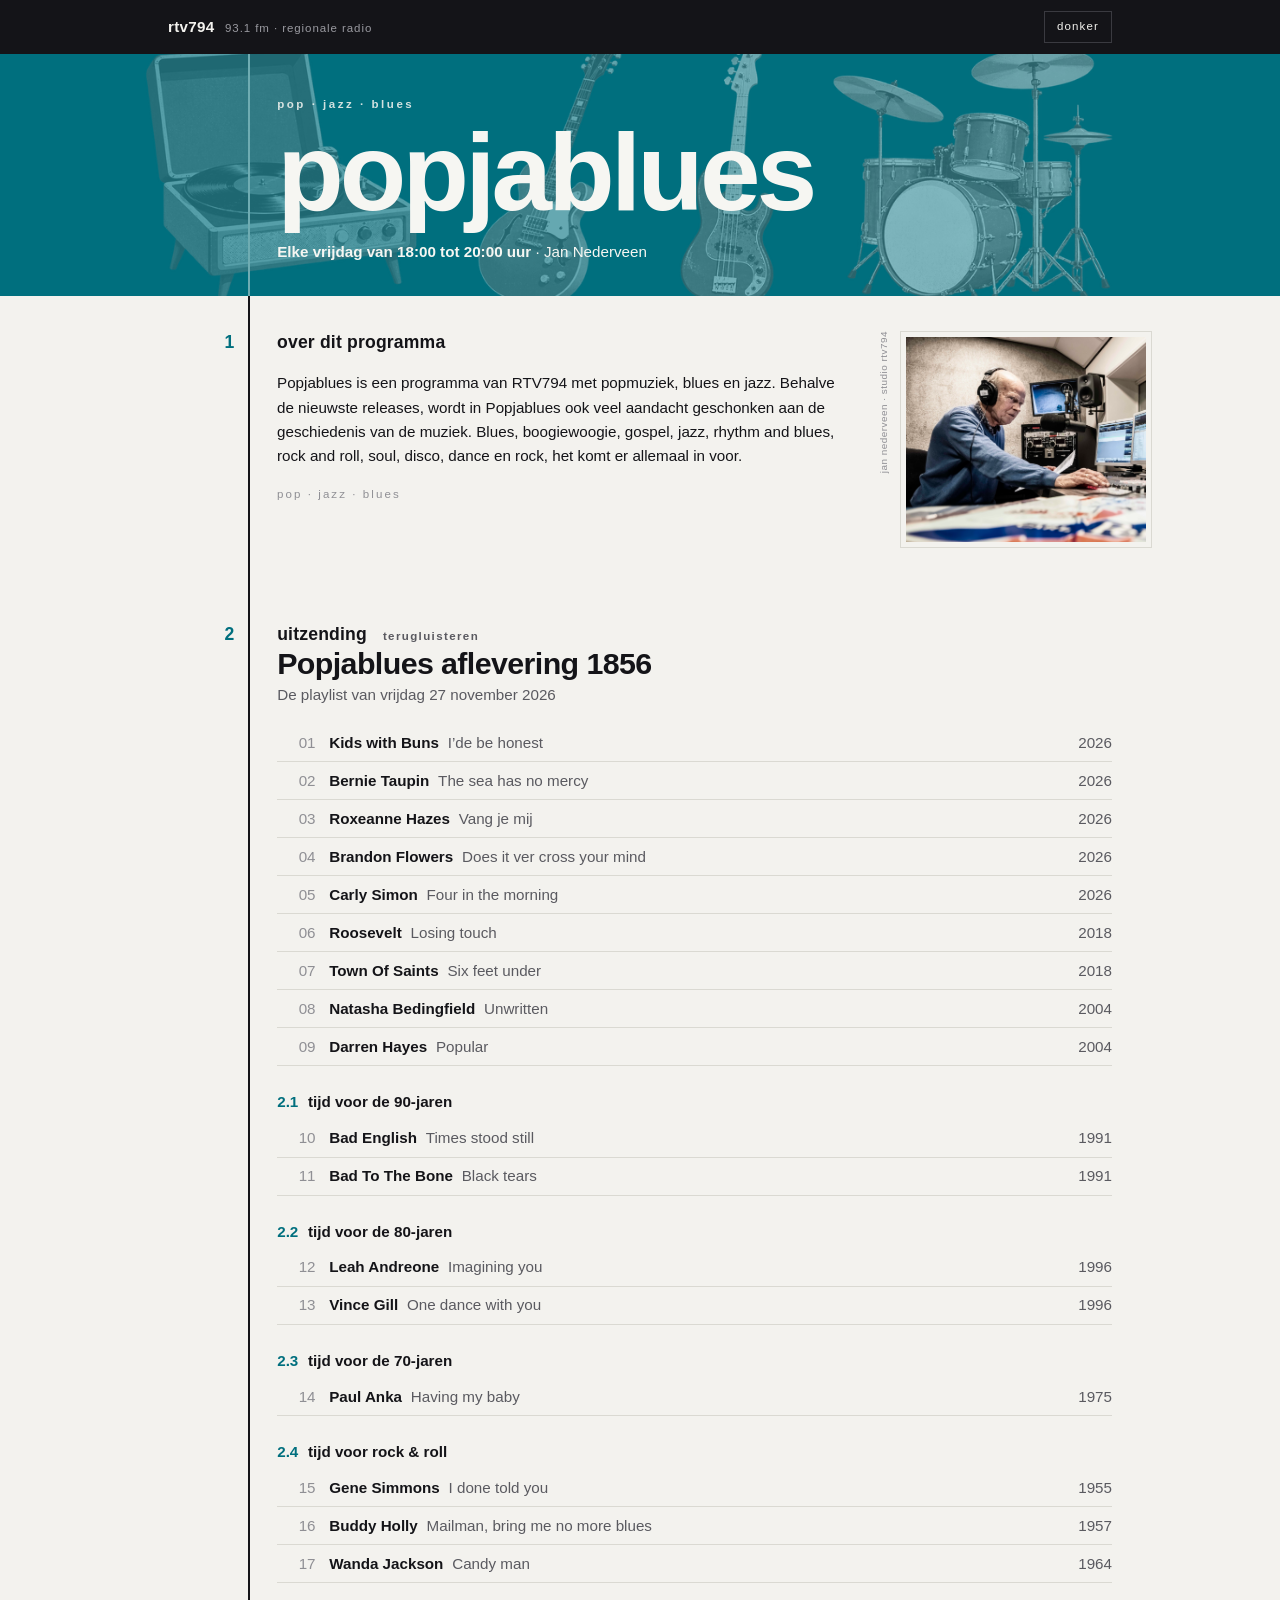
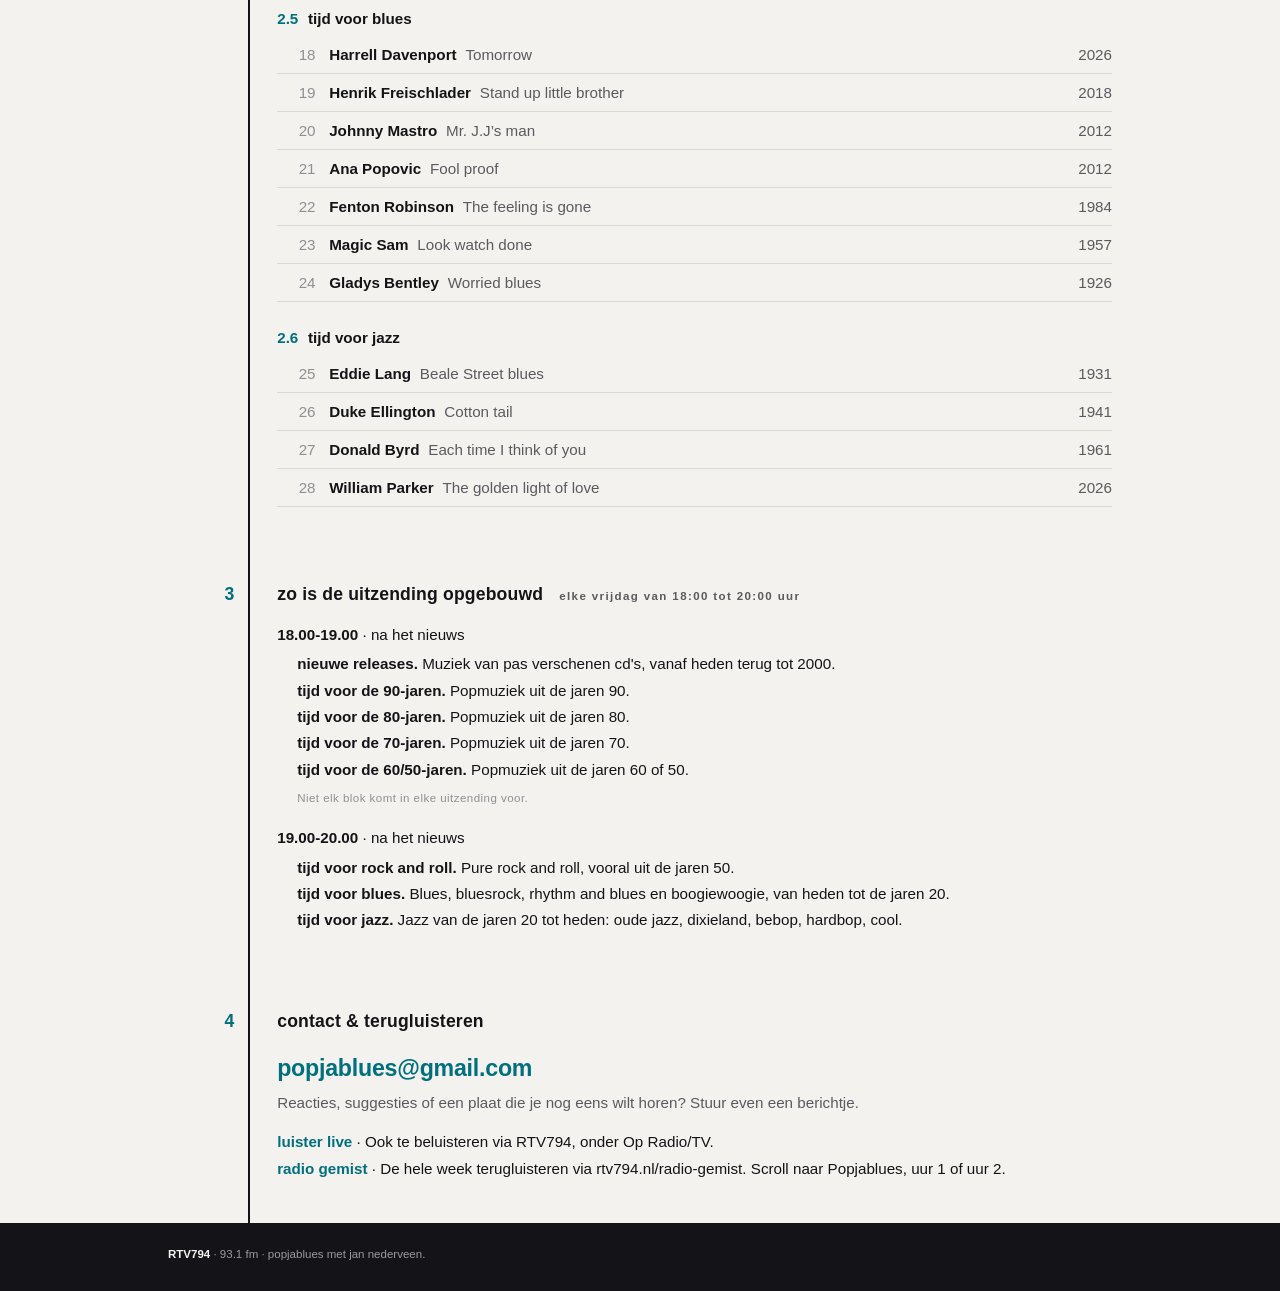
<file: index.html>
<!DOCTYPE html><html lang="nl"> <head><meta charset="utf-8"><meta name="viewport" content="width=device-width, initial-scale=1"><title>Popjablues</title><meta name="description" content="Popjablues: pop, jazz en blues met Jan Nederveen."><link rel="icon" type="image/png" href="/uploads/favicon-record.png"><!-- Default to the light poster before first paint (avoids a dark flash on
         dark-OS visitors). The thema toggle and an explicit theme choice still win. --><script>
      (function () {
        var r = document.documentElement;
        if (!r.getAttribute('data-theme')) r.setAttribute('data-theme', 'light');
      })();
    </script><style>html,body{height:100%;margin:0}body{display:flex;flex-direction:column;font-family:system-ui,sans-serif}.bar[data-astro-cid-wopk3rog]{display:flex;align-items:center;gap:.75rem;padding:0 1rem;height:56px;flex:0 0 auto;background:#0f8593;color:#fff}.brand[data-astro-cid-wopk3rog]{font-weight:700;font-size:1.05rem}.hint[data-astro-cid-wopk3rog]{font-size:.8rem;opacity:.85}.spacer[data-astro-cid-wopk3rog]{flex:1}.status[data-astro-cid-wopk3rog]{font-size:.9rem}.status[data-astro-cid-wopk3rog].ok{color:#d3ffe9}.status[data-astro-cid-wopk3rog].err{color:#ffd6d6}.status[data-astro-cid-wopk3rog].busy{color:#fff;opacity:.9}.tool[data-astro-cid-wopk3rog]{background:transparent;color:#fff;text-decoration:none;font-weight:700;font-size:.95rem;padding:.5rem 1rem;border-radius:999px;border:1px solid rgba(255,255,255,.6)}.tool[data-astro-cid-wopk3rog]:hover{background:#ffffff1f}.preview[data-astro-cid-wopk3rog]{background:#fff;color:#0f8593;text-decoration:none;font-weight:700;font-size:.95rem;padding:.5rem 1rem;border-radius:999px;border:0}button[data-astro-cid-wopk3rog].publish{background:#ffd23f;color:#11343a;border:0;font-weight:700;font-size:.95rem;padding:.55rem 1.1rem;border-radius:999px;cursor:pointer}button[data-astro-cid-wopk3rog].publish:disabled{opacity:.6;cursor:progress}iframe[data-astro-cid-wopk3rog].editor{flex:1;width:100%;border:0}
</style><link rel="stylesheet" href="/_astro/PlaylistView.D5-GfTZJ.css"></head> <body>  <div id="app" class="prog-pjb"> <header class="band-top"> <div class="inner"> <span class="brand"><b>RTV794</b><span>93.1 fm · regionale radio</span></span> <button class="tbtn" id="themeBtn" type="button">thema</button> </div> </header> <div class="marquee-band has-print"> <div class="zeef" aria-hidden="true"> <img class="zeef-obj zo-record" src="/uploads/objects/record.png" alt=""><img class="zeef-obj zo-guitar" src="/uploads/objects/guitar.png" alt=""><img class="zeef-obj zo-bass" src="/uploads/objects/bass.png" alt=""><img class="zeef-obj zo-drums" src="/uploads/objects/drums.png" alt=""> </div> <div class="inner"> <div class="station"> <span class="idx" aria-hidden="true"></span> <div class="m-body"> <p class="eyebrow">pop · jazz · blues</p> <h1>Popjablues</h1> <p class="m-sched"><b>Elke vrijdag van 18:00 tot 20:00 uur</b> · Jan Nederveen</p> </div> </div> </div> </div> <main class="bodyfield"> <div class="inner"> <section class="station" aria-label="Over dit programma"> <span class="idx" aria-hidden="true">1</span> <div class="st-body"> <div class="ab-grid"> <div class="ab-txt"> <h2 class="st-h">over dit programma</h2> <p class="ab-text">Popjablues is een programma van RTV794 met popmuziek, blues en jazz. Behalve de nieuwste releases, wordt in Popjablues ook veel aandacht geschonken aan de geschiedenis van de muziek. Blues, boogiewoogie, gospel, jazz, rhythm and blues, rock and roll, soul, disco, dance en rock, het komt er allemaal in voor.</p> <div class="genres"><span class="genre-cap">pop · jazz · blues</span></div> </div> <figure class="print"> <figcaption>jan nederveen · studio rtv794</figcaption> <span class="print-img"> <img src="/uploads/jan-v2.jpg" alt="Jan Nederveen achter de mengtafel in de studio van RTV794"> </span> </figure> </div> </div> </section> <section class="station" aria-label="Uitzending" data-uitzending> <span class="idx" aria-hidden="true">2</span> <div class="st-body"> <div class="sh-head"> <h2 class="st-h">uitzending <span class="st-meta" data-ed-meta></span></h2>  </div>  <div class="ed-sheet" data-ed-sheet="0" data-datum="2026-11-27"> <p class="sh-date">Popjablues aflevering 1856</p> <p class="sh-sub">De playlist van vrijdag 27 november 2026</p>  <div class="row"> <span class="ord">01</span> <span class="entry"> <span class="art">Kids with Buns</span> <span class="ttl">I’de be honest</span>  </span> <span class="yr">2026</span> </div><div class="row"> <span class="ord">02</span> <span class="entry"> <span class="art">Bernie Taupin</span> <span class="ttl">The sea has no mercy</span>  </span> <span class="yr">2026</span> </div><div class="row"> <span class="ord">03</span> <span class="entry"> <span class="art">Roxeanne Hazes</span> <span class="ttl">Vang je mij</span>  </span> <span class="yr">2026</span> </div><div class="row"> <span class="ord">04</span> <span class="entry"> <span class="art">Brandon Flowers</span> <span class="ttl">Does it ver cross your mind</span>  </span> <span class="yr">2026</span> </div><div class="row"> <span class="ord">05</span> <span class="entry"> <span class="art">Carly Simon</span> <span class="ttl">Four in the morning</span>  </span> <span class="yr">2026</span> </div><div class="row"> <span class="ord">06</span> <span class="entry"> <span class="art">Roosevelt</span> <span class="ttl">Losing touch</span>  </span> <span class="yr">2018</span> </div><div class="row"> <span class="ord">07</span> <span class="entry"> <span class="art">Town Of Saints</span> <span class="ttl">Six feet under</span>  </span> <span class="yr">2018</span> </div><div class="row"> <span class="ord">08</span> <span class="entry"> <span class="art">Natasha Bedingfield</span> <span class="ttl">Unwritten</span>  </span> <span class="yr">2004</span> </div><div class="row"> <span class="ord">09</span> <span class="entry"> <span class="art">Darren Hayes</span> <span class="ttl">Popular</span>  </span> <span class="yr">2004</span> </div><p class="plsec"><span class="psn">2.1</span>Tijd voor de 90-jaren</p><div class="row"> <span class="ord">10</span> <span class="entry"> <span class="art">Bad English</span> <span class="ttl">Times stood still</span>  </span> <span class="yr">1991</span> </div><div class="row"> <span class="ord">11</span> <span class="entry"> <span class="art">Bad To The Bone</span> <span class="ttl">Black tears</span>  </span> <span class="yr">1991</span> </div><p class="plsec"><span class="psn">2.2</span>Tijd voor de 80-jaren</p><div class="row"> <span class="ord">12</span> <span class="entry"> <span class="art">Leah Andreone</span> <span class="ttl">Imagining you</span>  </span> <span class="yr">1996</span> </div><div class="row"> <span class="ord">13</span> <span class="entry"> <span class="art">Vince Gill</span> <span class="ttl">One dance with you</span>  </span> <span class="yr">1996</span> </div><p class="plsec"><span class="psn">2.3</span>Tijd voor de 70-jaren</p><div class="row"> <span class="ord">14</span> <span class="entry"> <span class="art">Paul Anka</span> <span class="ttl">Having my baby</span>  </span> <span class="yr">1975</span> </div><p class="plsec"><span class="psn">2.4</span>Tijd voor rock &amp; roll</p><div class="row"> <span class="ord">15</span> <span class="entry"> <span class="art">Gene Simmons</span> <span class="ttl">I done told you</span>  </span> <span class="yr">1955</span> </div><div class="row"> <span class="ord">16</span> <span class="entry"> <span class="art">Buddy Holly</span> <span class="ttl">Mailman, bring me no more blues</span>  </span> <span class="yr">1957</span> </div><div class="row"> <span class="ord">17</span> <span class="entry"> <span class="art">Wanda Jackson</span> <span class="ttl">Candy man</span>  </span> <span class="yr">1964</span> </div><p class="plsec"><span class="psn">2.5</span>Tijd voor blues</p><div class="row"> <span class="ord">18</span> <span class="entry"> <span class="art">Harrell Davenport</span> <span class="ttl">Tomorrow</span>  </span> <span class="yr">2026</span> </div><div class="row"> <span class="ord">19</span> <span class="entry"> <span class="art">Henrik Freischlader</span> <span class="ttl">Stand up little brother</span>  </span> <span class="yr">2018</span> </div><div class="row"> <span class="ord">20</span> <span class="entry"> <span class="art">Johnny Mastro</span> <span class="ttl">Mr. J.J’s man</span>  </span> <span class="yr">2012</span> </div><div class="row"> <span class="ord">21</span> <span class="entry"> <span class="art">Ana Popovic</span> <span class="ttl">Fool proof</span>  </span> <span class="yr">2012</span> </div><div class="row"> <span class="ord">22</span> <span class="entry"> <span class="art">Fenton Robinson</span> <span class="ttl">The feeling is gone</span>  </span> <span class="yr">1984</span> </div><div class="row"> <span class="ord">23</span> <span class="entry"> <span class="art">Magic Sam</span> <span class="ttl">Look watch done</span>  </span> <span class="yr">1957</span> </div><div class="row"> <span class="ord">24</span> <span class="entry"> <span class="art">Gladys Bentley</span> <span class="ttl">Worried blues</span>  </span> <span class="yr">1926</span> </div><p class="plsec"><span class="psn">2.6</span>Tijd voor jazz</p><div class="row"> <span class="ord">25</span> <span class="entry"> <span class="art">Eddie Lang</span> <span class="ttl">Beale Street blues</span>  </span> <span class="yr">1931</span> </div><div class="row"> <span class="ord">26</span> <span class="entry"> <span class="art">Duke Ellington</span> <span class="ttl">Cotton tail</span>  </span> <span class="yr">1941</span> </div><div class="row"> <span class="ord">27</span> <span class="entry"> <span class="art">Donald Byrd</span> <span class="ttl">Each time I think of you</span>  </span> <span class="yr">1961</span> </div><div class="row"> <span class="ord">28</span> <span class="entry"> <span class="art">William Parker</span> <span class="ttl">The golden light of love</span>  </span> <span class="yr">2026</span> </div> </div> </div> </section> <script type="module">const o=document.querySelector("[data-uitzending]");if(o){const i=o.querySelector("[data-ed-meta]"),b=Array.from(o.querySelectorAll(".edbtn")),g=Array.from(o.querySelectorAll(".ed-sheet")),y=t=>{const[e,r,u]=t.split("-").map(Number);return Date.UTC(e,r-1,u)/864e5},a=new Date,c=Date.UTC(a.getFullYear(),a.getMonth(),a.getDate())/864e5,s=g.map(t=>{const e=t.getAttribute("data-ed-sheet");return{sheet:t,btn:b.find(r=>r.getAttribute("data-ed-btn")===e)??null,num:y(t.getAttribute("data-datum")||"1970-01-01")}}),h=s.filter(t=>t.num<=c).sort((t,e)=>e.num-t.num),A=s.filter(t=>t.num>c).sort((t,e)=>t.num-e.num),f=h[0]??null,l=A[0]??null,n=s.filter(t=>t.num<=c||t===l);for(const t of s)n.includes(t)||(t.sheet.remove(),t.btn?.remove());n.length<=1&&o.querySelector(".edsw")?.remove();const m=t=>t===l?["komende","straks te horen"]:t===f?["laatst uitgezonden","terugluisteren"]:["vorige","uit het archief"],d=t=>{for(const e of n){const r=e===t;e.sheet.hidden=!r,e.btn&&(e.btn.setAttribute("aria-selected",r?"true":"false"),e.btn.tabIndex=r?0:-1)}i&&(i.textContent=m(t)[1])};for(const t of n)t.btn&&(t.btn.textContent=m(t)[0],t.btn.addEventListener("click",()=>d(t)));d(f??l??n[0]),o.querySelector(".edsw")?.addEventListener("keydown",t=>{const e=t;if(!["ArrowLeft","ArrowRight","Home","End"].includes(e.key))return;e.preventDefault();const r=n.findIndex(k=>k.btn?.getAttribute("aria-selected")==="true"),u=e.key==="Home"?0:e.key==="End"?n.length-1:(r+(e.key==="ArrowRight"?1:-1)+n.length)%n.length;d(n[u]),n[u].btn?.focus()})}</script> <section class="station" aria-label="Zo is de uitzending opgebouwd"> <span class="idx" aria-hidden="true">3</span> <div class="st-body"> <h2 class="st-h">
zo is de uitzending opgebouwd
<span class="st-meta">Elke vrijdag van 18:00 tot 20:00 uur</span> </h2>  <p class="f-hour"><b>18.00-19.00</b> · na het nieuws</p> <p class="f-line"><b>Nieuwe releases.</b> Muziek van pas verschenen cd&#39;s, vanaf heden terug tot 2000.</p><p class="f-line"><b>Tijd voor de 90-jaren.</b> Popmuziek uit de jaren 90.</p><p class="f-line"><b>Tijd voor de 80-jaren.</b> Popmuziek uit de jaren 80.</p><p class="f-line"><b>Tijd voor de 70-jaren.</b> Popmuziek uit de jaren 70.</p><p class="f-line"><b>Tijd voor de 60/50-jaren.</b> Popmuziek uit de jaren 60 of 50.</p><p class="f-note">Niet elk blok komt in elke uitzending voor.</p> <p class="f-hour"><b>19.00-20.00</b> · na het nieuws</p> <p class="f-line"><b>Tijd voor rock and roll.</b> Pure rock and roll, vooral uit de jaren 50.</p><p class="f-line"><b>Tijd voor blues.</b> Blues, bluesrock, rhythm and blues en boogiewoogie, van heden tot de jaren 20.</p><p class="f-line"><b>Tijd voor jazz.</b> Jazz van de jaren 20 tot heden: oude jazz, dixieland, bebop, hardbop, cool.</p> </div> </section> <section class="station" aria-label="Contact en terugluisteren"> <span class="idx" aria-hidden="true">4</span> <div class="st-body"> <h2 class="st-h">contact &amp; terugluisteren</h2> <p class="f-line" style="margin-left:0"> <a class="mail" href="mailto:popjablues@gmail.com">popjablues@gmail.com</a> </p> <p class="f-mailcap">Reacties, suggesties of een plaat die je nog eens wilt horen? Stuur even een berichtje.</p> <p class="f-line" style="margin-left:0"> <a class="flink" href="https://www.rtv794.nl" target="_blank" rel="noopener">Luister live</a> · Ook te beluisteren via RTV794, onder Op Radio/TV. </p><p class="f-line" style="margin-left:0"> <a class="flink" href="https://www.rtv794.nl/radio-gemist" target="_blank" rel="noopener">Radio gemist</a> · De hele week terugluisteren via rtv794.nl/radio-gemist. Scroll naar Popjablues, uur 1 of uur 2. </p> </div> </section> </div> </main> <footer class="band-foot"> <div class="inner"> <p class="foot-note"> <b>RTV794</b> · 93.1 fm · popjablues met jan nederveen.
</p> </div> </footer> </div>   <script type="module">const n=document.documentElement,t=document.getElementById("themeBtn"),e=()=>n.getAttribute("data-theme")==="dark"||!n.getAttribute("data-theme")&&window.matchMedia("(prefers-color-scheme: dark)").matches;t&&(t.textContent=e()?"licht":"donker",t.addEventListener("click",()=>{n.setAttribute("data-theme",e()?"light":"dark"),t.textContent=e()?"licht":"donker"}));</script> </body> </html>
</file>
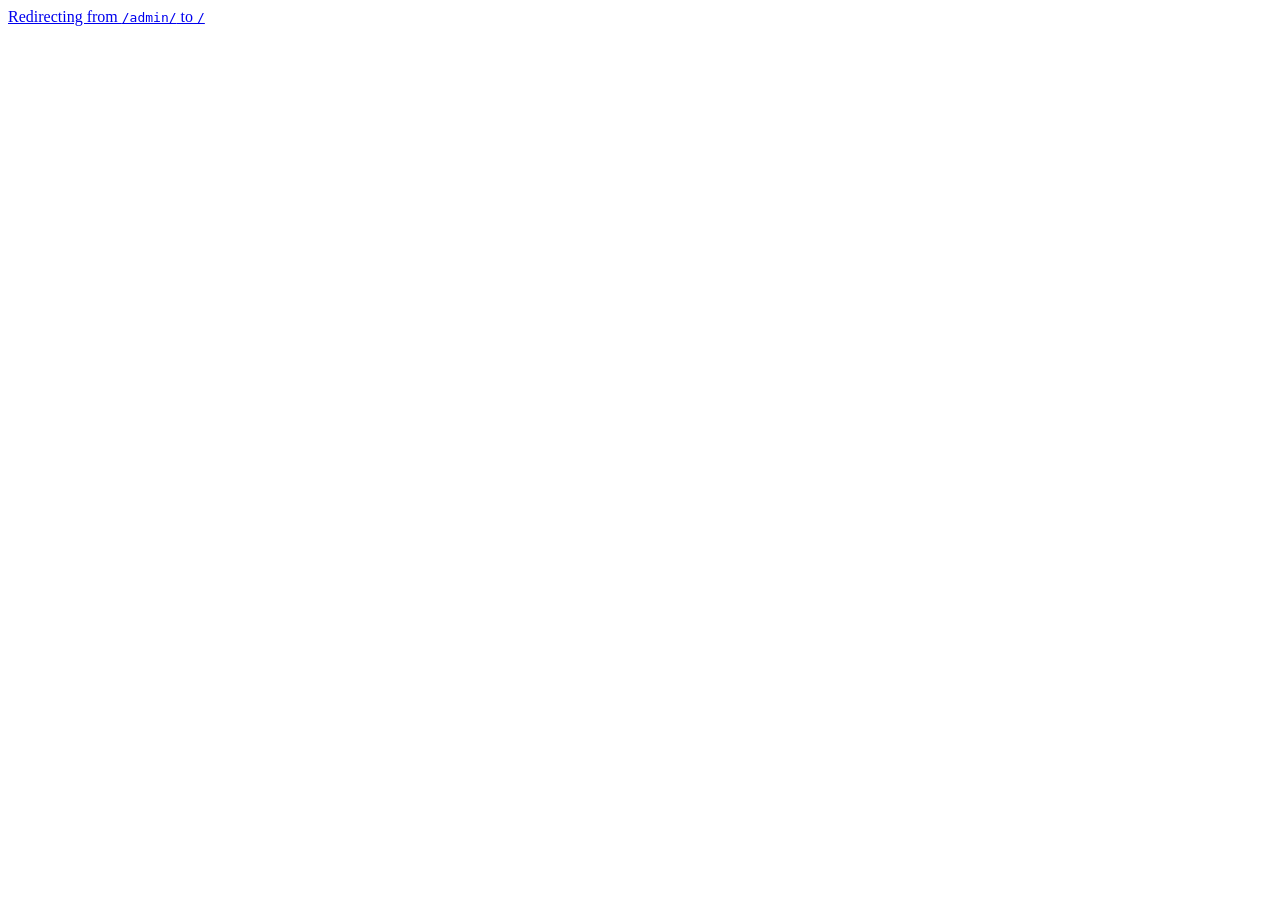
<file: admin/index.html>
<!doctype html><title>Redirecting to: /</title><meta http-equiv="refresh" content="2;url=/"><meta name="robots" content="noindex"><link rel="canonical" href="https://popjablues.nl/"><body>	<a href="/">Redirecting from <code>/admin/</code> to <code>/</code></a></body>
</file>
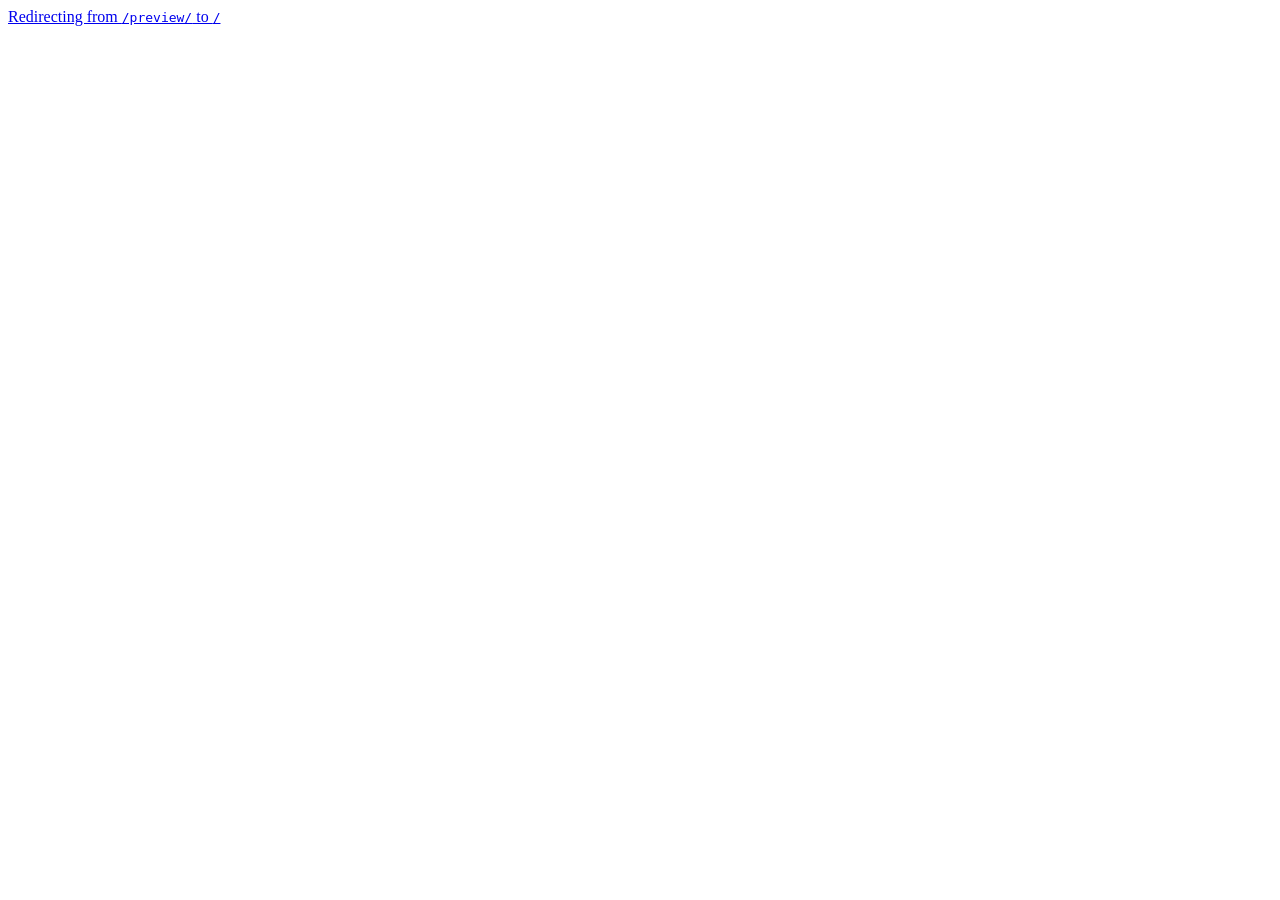
<file: preview/index.html>
<!doctype html><title>Redirecting to: /</title><meta http-equiv="refresh" content="2;url=/"><meta name="robots" content="noindex"><link rel="canonical" href="https://popjablues.nl/"><body>	<a href="/">Redirecting from <code>/preview/</code> to <code>/</code></a></body>
</file>
<file: _astro/PlaylistView.D5-GfTZJ.css>
:root{color-scheme:light;--paper: #f3f2ee;--ink: #141418;--mut: #5a5a60;--faint: #8f8f94;--rule: #141418;--rule-soft: #dad9d2;--band: #141418;--band-ink: #f3f2ee;--band-mut: #9a9aa0;--band-line: #3a3a40;--pjb: #006f7e;--live: #d8261c;--on-accent: #f6f6f2;--pjb-deep: #006f7e;--field-ink: #f6f6f2;--sans: "Helvetica Neue", Helvetica, Arial, sans-serif;--serif: Georgia, "Times New Roman", Times, serif;--klm: #8f6110;--klm-deep: #6f4e0f;--pad: clamp(1rem, 4vw, 2.5rem);--spine: clamp(2.6rem, 8vw, 5rem);--gut: clamp(.95rem, 2.6vw, 1.7rem)}@media(prefers-color-scheme:dark){:root:not([data-theme=light]){color-scheme:dark;--paper: #161619;--ink: #ececea;--mut: #a8a8ae;--faint: #7c7c82;--rule: #ececea;--rule-soft: #2e2e33;--band: #0d0d10;--band-ink: #ececea;--band-mut: #8a8a90;--band-line: #33333a;--pjb: #41c0cf;--klm: #c99a3f;--live: #ff5044;--on-accent: #121215}}:root[data-theme=dark]{color-scheme:dark;--paper: #161619;--ink: #ececea;--mut: #a8a8ae;--faint: #7c7c82;--rule: #ececea;--rule-soft: #2e2e33;--band: #0d0d10;--band-ink: #ececea;--band-mut: #8a8a90;--band-line: #33333a;--pjb: #41c0cf;--klm: #c99a3f;--live: #ff5044;--on-accent: #121215}.prog-pjb{--accent: var(--pjb);--field: var(--pjb-deep);--disp: var(--sans)}.prog-klm{--accent: var(--klm);--field: var(--klm-deep);--disp: var(--serif)}.entry .perf{display:block;font-size:.85em;color:var(--mut)}*{box-sizing:border-box}html{-webkit-text-size-adjust:100%}body{margin:0;background:var(--band);color:var(--ink);font-family:var(--sans);font-size:.95rem;line-height:1.55;-webkit-font-smoothing:antialiased;text-rendering:optimizeLegibility;min-height:100vh}a{color:inherit}.inner{max-width:64rem;margin:0 auto;padding-inline:var(--pad)}.station{display:grid;grid-template-columns:var(--spine) 1fr}.idx{text-align:right;padding:2.2rem .85rem 0 0;font-weight:700;font-size:1.1rem;line-height:1.3;color:var(--accent);font-variant-numeric:tabular-nums}.st-body{border-left:2px solid var(--rule);padding:2.2rem 0 2.5rem var(--gut);min-width:0}.st-h{margin:0 0 1.1rem;font-size:1.1rem;font-weight:700;line-height:1.3;letter-spacing:.01em;text-transform:lowercase;display:flex;flex-wrap:wrap;align-items:baseline;gap:.3rem 1rem}.st-meta{font-size:.72rem;font-weight:700;letter-spacing:.12em;color:var(--mut);font-variant-numeric:tabular-nums;text-transform:lowercase}.band-top{background:var(--band);color:var(--band-ink)}.band-top .inner{display:flex;align-items:center;gap:.9rem 1.2rem;flex-wrap:wrap;padding-top:.7rem;padding-bottom:.7rem}.brand{display:flex;align-items:baseline;gap:.65rem;text-transform:lowercase}.brand b{font-size:.95rem;font-weight:700;letter-spacing:.02em}.brand span{font-size:.72rem;color:var(--band-mut);letter-spacing:.08em;font-variant-numeric:tabular-nums}.tbtn{font:inherit;font-size:.72rem;letter-spacing:.1em;text-transform:lowercase;background:transparent;border:1px solid var(--band-line);border-radius:0;color:var(--band-ink);padding:.38rem .75rem;cursor:pointer;margin-left:auto;transition:border-color .15s}.tbtn:hover{border-color:var(--band-ink)}.marquee-band{position:relative;background:var(--field);color:var(--field-ink)}.m-body{border-left:2px solid color-mix(in srgb,var(--field-ink) 45%,var(--field));padding:clamp(1.5rem,5vw,2.6rem) 0 clamp(1.3rem,4vw,2rem) var(--gut);min-width:0}.eyebrow{margin:0;font-size:.72rem;font-weight:700;letter-spacing:.22em;text-transform:lowercase;opacity:.85}.m-body h1{margin:.08em 0 .16em;font-family:var(--disp);font-size:clamp(3rem,11vw,6.8rem);line-height:.92;letter-spacing:-.035em;font-weight:800;text-transform:lowercase;text-wrap:balance;overflow-wrap:anywhere}.prog-klm .m-body h1{font-size:clamp(2.2rem,8vw,4.4rem)}.m-sched{margin:0;font-size:.95rem;font-variant-numeric:tabular-nums}.m-sched b{font-weight:700}.bodyfield{background:var(--paper)}.ab-grid{display:flex;gap:var(--gut);align-items:flex-start;container-type:inline-size}.ab-txt{flex:1 1 auto;min-width:0}.ab-text{margin:0 0 1.1rem;max-width:40rem;line-height:1.6}.print{margin:0;flex:none;display:flex;gap:.55rem;margin-right:calc(-1 * var(--pad));max-width:100%;min-width:0}.print figcaption{writing-mode:vertical-rl;transform:rotate(180deg);font-size:.62rem;letter-spacing:.05em;color:var(--faint);text-transform:lowercase;align-self:flex-start}.print-img{width:clamp(190px,31cqi,252px);flex:0 1 auto;min-width:0;max-width:100%;background:var(--paper);padding:5px;border:1px solid var(--rule-soft)}.print-img img{display:block;width:100%;aspect-ratio:1024 / 875;object-fit:cover;object-position:50% 50%}.genres{display:flex;align-items:center;gap:.5rem}.genre-cap{font-size:.72rem;letter-spacing:.18em;color:var(--faint);text-transform:lowercase}.marquee-band.has-print{overflow:hidden}.marquee-band.has-print .inner{position:relative;z-index:1}.zeef{position:absolute;top:0;bottom:0;right:0;z-index:0;overflow:hidden;left:calc(max(0px,(100% - 64rem) / 2) + var(--pad) + var(--spine) - 120px);display:flex;align-items:center;justify-content:flex-start;gap:clamp(.3rem,2.2vw,1.8rem);pointer-events:none}.zeef-obj{flex:none;height:122%;width:auto;object-fit:contain;mix-blend-mode:multiply;filter:contrast(1.04)}.zo-record{opacity:.34}.zo-guitar{opacity:.4}.zo-bass{opacity:.46}.zo-drums{opacity:.5;margin-right:clamp(-2.4rem,-3vw,-.5rem)}.zo-piano{opacity:.34}.zo-harp{opacity:.4}.zo-cello{opacity:.46}.zo-violin{opacity:.5;margin-right:clamp(-2.4rem,-3vw,-.5rem)}.sh-head{display:flex;align-items:baseline;justify-content:space-between;gap:.5rem 1rem;flex-wrap:wrap}.sh-head .st-h{margin:0}.edsw{display:inline-flex;border:1px solid var(--rule)}.edbtn{font:inherit;font-size:.72rem;font-weight:700;letter-spacing:.05em;line-height:1.2;text-transform:lowercase;white-space:nowrap;background:transparent;color:var(--mut);border:0;border-radius:0;padding:.4rem .72rem;cursor:pointer;transition:background-color .2s,color .2s}.edbtn+.edbtn{border-left:1px solid var(--rule)}.edbtn[aria-selected=true]{background:var(--accent);color:var(--on-accent)}.edbtn:disabled{color:var(--faint);opacity:.55;cursor:not-allowed}.ed-sheet[hidden]{display:none}.sh-date{margin:0 0 .15rem;font-size:clamp(1.35rem,4vw,1.9rem);font-weight:800;letter-spacing:-.02em;line-height:1.15;font-variant-numeric:tabular-nums}.sh-sub{margin:0 0 1.1rem;color:var(--mut);font-size:.95rem;font-variant-numeric:tabular-nums}.intro{margin:.1rem 0 1.1rem;color:var(--mut);max-width:44rem}.plsec{margin:1.5rem 0 .35rem;font-weight:700;text-transform:lowercase;display:flex;align-items:baseline;gap:.6rem}.plsec .psn{color:var(--accent);font-variant-numeric:tabular-nums}.row{display:grid;grid-template-columns:2.4rem 1fr auto;gap:.1rem .85rem;align-items:baseline;padding:.42rem 0;border-bottom:1px solid var(--rule-soft)}.ord{text-align:right;color:var(--faint);font-variant-numeric:tabular-nums}.entry{display:flex;flex-wrap:wrap;align-items:baseline;gap:.1rem .55rem;min-width:0}.art{font-weight:700}.ttl{color:var(--mut)}.yr{color:var(--mut);font-variant-numeric:tabular-nums}.empty{margin:.4rem 0 0;color:var(--mut);max-width:40rem}.f-hour{margin:1.15rem 0 .35rem}.f-hour:first-of-type{margin-top:.1rem}.f-hour b{font-variant-numeric:tabular-nums}.f-line{margin:.18rem 0 .18rem 1.25rem}.f-line b{text-transform:lowercase}.f-note{margin:.55rem 0 0 1.25rem;font-size:.72rem;color:var(--faint);letter-spacing:.04em}.mail{color:var(--accent);font-weight:800;text-decoration:none;font-size:clamp(1.1rem,3vw,1.45rem);letter-spacing:-.01em}.mail:hover,.mail:focus-visible{text-decoration:underline}.f-mailcap{margin:.25rem 0 1rem;color:var(--mut);max-width:40rem}.flink{color:var(--accent);font-weight:700;text-decoration:none;text-transform:lowercase}.flink:hover,.flink:focus-visible{text-decoration:underline}.band-foot{background:var(--band);color:var(--band-ink)}.band-foot .inner{padding-top:1.4rem;padding-bottom:1.6rem}.foot-note{margin:0;font-size:.72rem;line-height:1.7;color:var(--band-mut);max-width:46rem}.foot-note b{color:var(--band-ink);font-weight:700}@media(max-width:40rem){:root{--spine: 2.2rem}.band-top .inner{padding-top:.55rem;padding-bottom:.55rem}.idx{padding-right:.55rem;font-size:.95rem}.ab-grid{flex-direction:column}.print{align-self:flex-end;margin-right:0}.row{grid-template-columns:2rem 1fr}.row .yr{grid-column:2}.zo-record,.zo-guitar{display:none}.zeef{left:auto;justify-content:flex-end;padding-right:clamp(.4rem,2.5vw,2rem)}.zeef-obj{height:112%}}:focus-visible{outline:2px solid var(--live);outline-offset:2px}@media(prefers-reduced-motion:reduce){*,*:before,*:after{animation:none!important;transition:none!important}}
</file>
